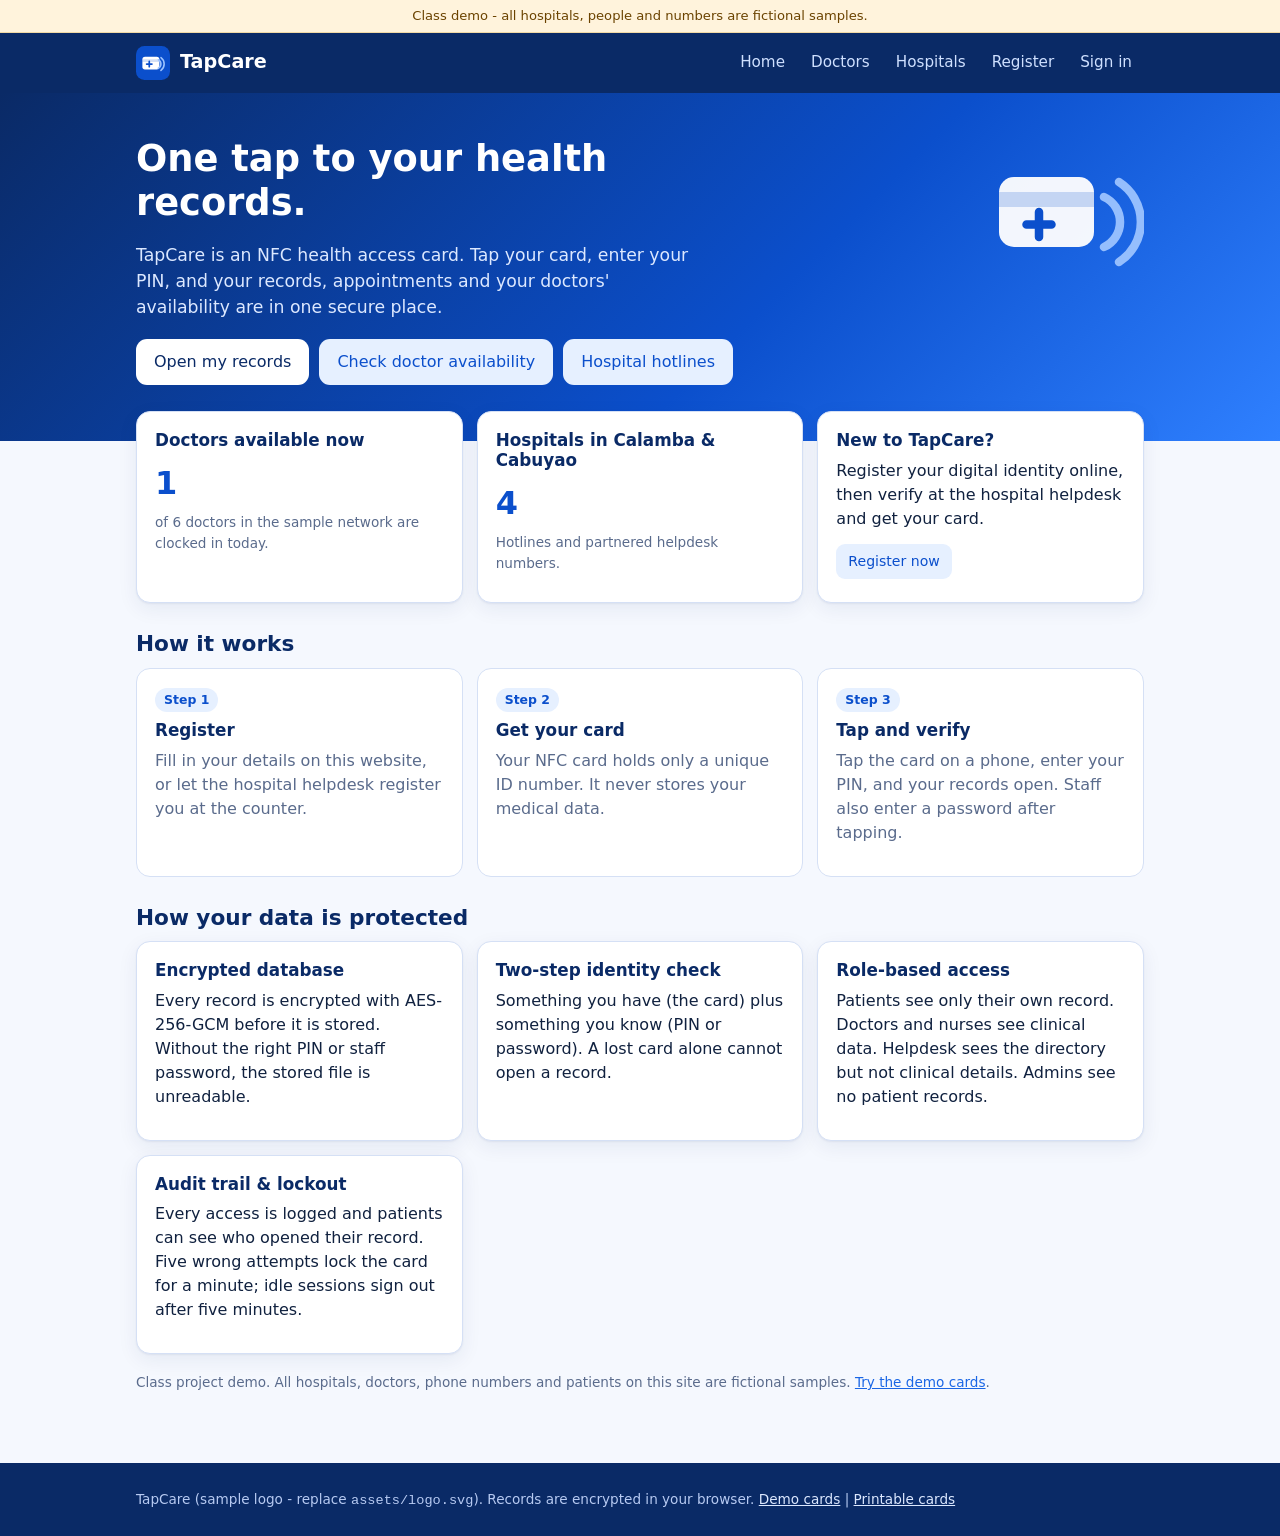
<file: index.html>
<!doctype html>
<html lang="en">
<head>
<meta charset="utf-8">
<meta name="viewport" content="width=device-width,initial-scale=1,viewport-fit=cover">
<title>TapCare - NFC Health Access Card</title>
<meta name="description" content="TapCare: one tap to your medical records, doctor availability and hospital hotlines. Class demo.">
<meta name="theme-color" content="#0A2A66">
<meta name="robots" content="noindex">
<link rel="icon" href="assets/logo.svg" type="image/svg+xml">
<link rel="apple-touch-icon" href="assets/logo.svg">
<link rel="stylesheet" href="css/style.css">
</head>
<body>
<div class="demo-bar">Class demo - all hospitals, people and numbers are fictional samples.</div>
<header class="top"><div class="wrap" id="topbar"></div></header>
<main id="app" aria-live="polite"><div class="wrap"><p class="muted">Loading TapCare...</p></div></main>
<footer><div class="wrap">TapCare (sample logo - replace <code>assets/logo.svg</code>). Records are encrypted in your browser. <a href="#/demo">Demo cards</a> | <a href="cards.html">Printable cards</a></div></footer>
<noscript><div class="wrap"><p>TapCare needs JavaScript to open your encrypted records.</p></div></noscript>
<script type="module" src="js/app.js"></script>
</body>
</html>
</file>
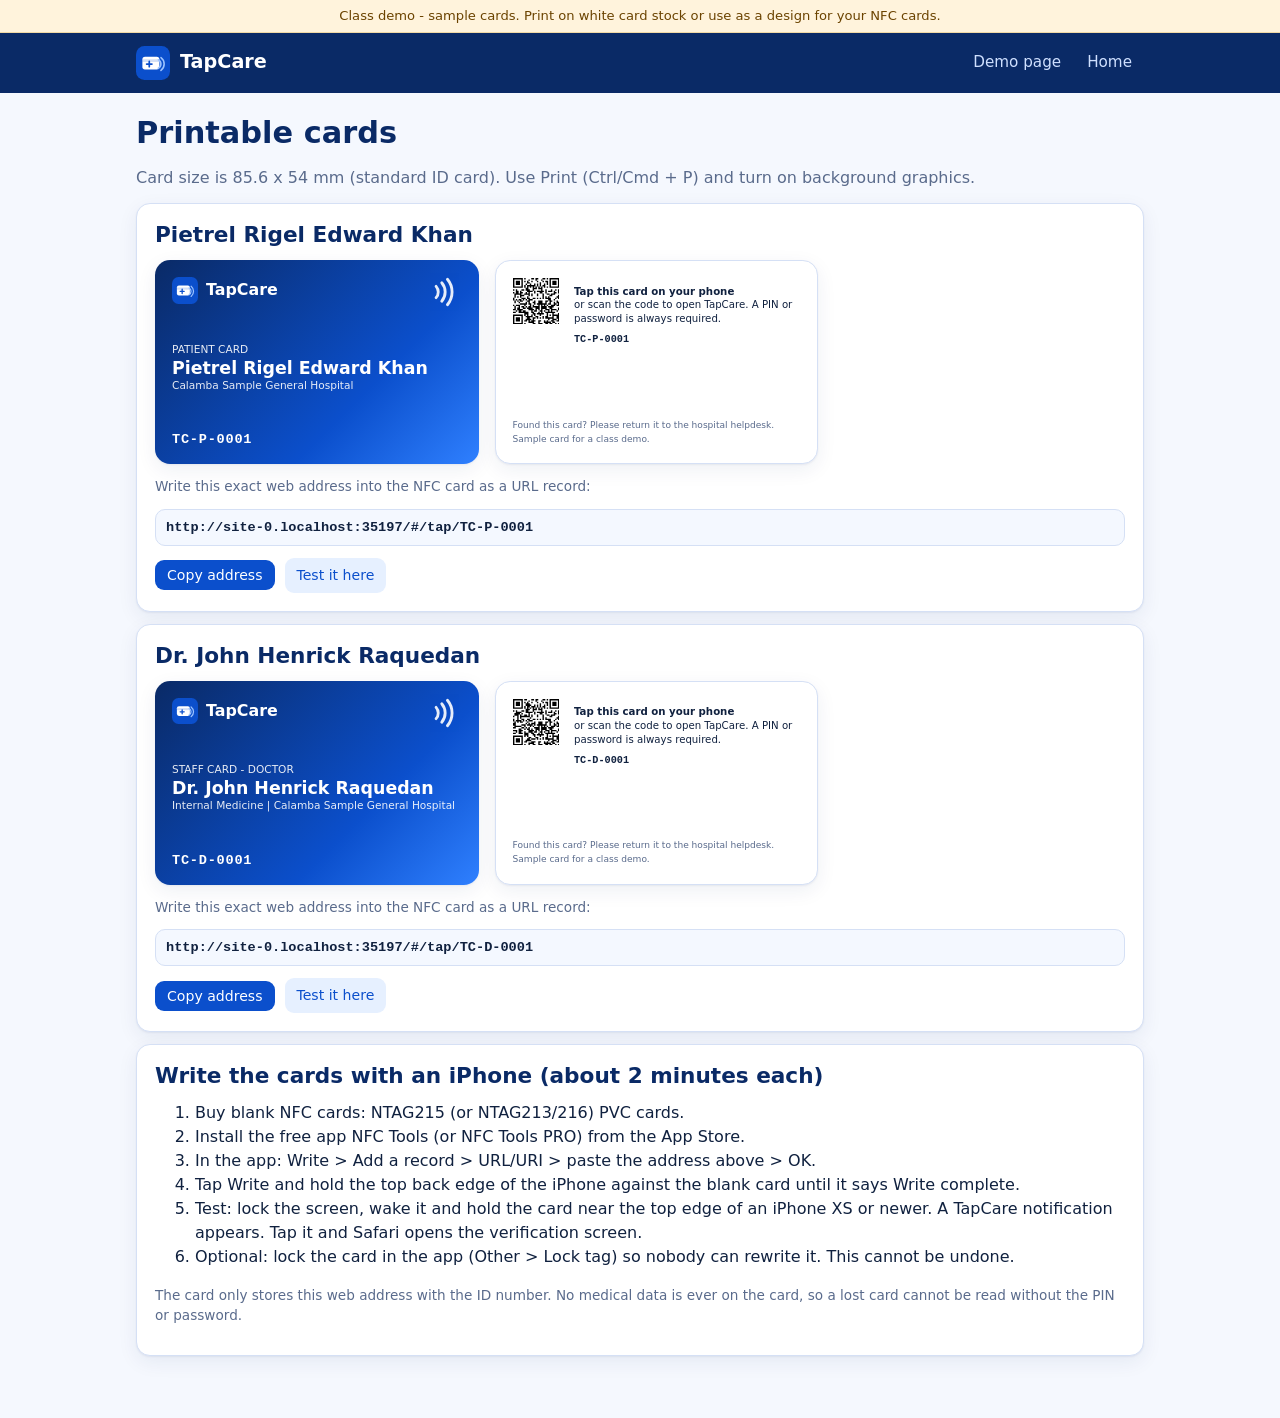
<file: cards.html>
<!doctype html>
<html lang="en">
<head>
<meta charset="utf-8">
<meta name="viewport" content="width=device-width,initial-scale=1">
<title>TapCare - Printable Cards</title>
<meta name="robots" content="noindex">
<link rel="icon" href="assets/logo.svg" type="image/svg+xml">
<link rel="stylesheet" href="css/style.css">
<style>.urlbox{font:600 .85rem ui-monospace,Menlo,monospace;background:var(--tint2);border:1px solid var(--line);border-radius:10px;padding:10px;word-break:break-all}</style>
</head>
<body>
<div class="demo-bar noprint">Class demo - sample cards. Print on white card stock or use as a design for your NFC cards.</div>
<header class="top noprint"><div class="wrap"><a class="brand" href="index.html#/"><img src="assets/logo.svg" alt="">TapCare</a><nav class="nav"><a href="index.html#/demo">Demo page</a><a href="index.html#/">Home</a></nav></div></header>
<main><div class="wrap stack" id="root"></div></main>
<script src="assets/vendor/qrcode.js"></script>
<script type="module">
import { h } from "./js/ui.js";
const base = new URL("index.html", location.href).href.replace(/index\.html.*$/, "");
const urlFor = (id) => base + "#/tap/" + id;
const q = new URLSearchParams(location.search);
const cards = [
  { id: "TC-P-0001", name: "Pietrel Rigel Edward Khan", role: "PATIENT CARD", sub: "Calamba Sample General Hospital" },
  { id: "TC-D-0001", name: "Dr. John Henrick Raquedan", role: "STAFF CARD - DOCTOR", sub: "Internal Medicine | Calamba Sample General Hospital" },
];
if (q.get("id") && !cards.find((c) => c.id === q.get("id"))) cards.push({ id: q.get("id"), name: q.get("name") || q.get("id"), role: /-P-/.test(q.get("id")) ? "PATIENT CARD" : "STAFF CARD", sub: "" });

function qr(text) {
  const c = qrcode(0, "M"); c.addData(text); c.make();
  const wrap = document.createElement("div"); wrap.className = "qr"; wrap.innerHTML = c.createSvgTag({ cellSize: 3, margin: 0, scalable: true });
  return wrap;
}
const logo = () => h("img", { src: "assets/logo.svg", alt: "" });
const nfcMark = () => { const s = document.createElementNS("http://www.w3.org/2000/svg", "svg"); s.setAttribute("viewBox", "0 0 24 24"); s.setAttribute("class", "nfc"); s.innerHTML = '<path d="M5 8a6 6 0 0 1 0 8M9 5.5a10 10 0 0 1 0 13M13 3a14 14 0 0 1 0 18" fill="none" stroke="#fff" stroke-width="2" stroke-linecap="round"/>'; return s; };
const front = (c) => h("div", { class: "cardface" }, nfcMark(), h("div", { class: "lg" }, logo(), "TapCare"),
  h("div", h("div", { class: "sm" }, c.role), h("div", { class: "nm" }, c.name), h("div", { class: "sm" }, c.sub)), h("div", { class: "idno" }, c.id));
const back = (c) => h("div", { class: "cardface back" }, h("div", { style: "display:flex;gap:4mm;align-items:center" }, qr(urlFor(c.id)),
  h("div", { style: "font-size:2.7mm;line-height:1.35" }, h("b", "Tap this card on your phone"), h("div", "or scan the code to open TapCare. A PIN or password is always required."), h("div", { style: "margin-top:2mm;font-family:ui-monospace,monospace;font-weight:700" }, c.id))),
  h("div", { style: "font-size:2.4mm;color:#5A6B8C" }, "Found this card? Please return it to the hospital helpdesk. Sample card for a class demo."));

const root = document.getElementById("root");
root.append(h("div", { class: "noprint stack" }, h("h1", "Printable cards"), h("p", { class: "muted" }, "Card size is 85.6 x 54 mm (standard ID card). Use Print (Ctrl/Cmd + P) and turn on background graphics.")));
for (const c of cards) {
  root.append(h("section", { class: "card stack" },
    h("h2", { style: "margin:0" }, c.name), h("div", { class: "cardsheet" }, front(c), back(c)),
    h("div", { class: "noprint stack" },
      h("div", { class: "small muted" }, "Write this exact web address into the NFC card as a URL record:"),
      h("div", { class: "urlbox", id: "u-" + c.id }, urlFor(c.id)),
      h("div", { class: "row" }, h("button", { class: "btn sm", on: { click: async (e) => { try { await navigator.clipboard.writeText(urlFor(c.id)); e.target.textContent = "Copied!"; } catch { const r = document.createRange(); r.selectNodeContents(document.getElementById("u-" + c.id)); getSelection().removeAllRanges(); getSelection().addRange(r); e.target.textContent = "Selected - copy it"; } } } }, "Copy address"), h("a", { class: "btn sm ghost", href: urlFor(c.id) }, "Test it here")))));
}
root.append(h("div", { class: "card noprint stack" }, h("h2", "Write the cards with an iPhone (about 2 minutes each)"),
  h("ol", h("li", "Buy blank NFC cards: NTAG215 (or NTAG213/216) PVC cards."), h("li", "Install the free app NFC Tools (or NFC Tools PRO) from the App Store."),
    h("li", "In the app: Write > Add a record > URL/URI > paste the address above > OK."), h("li", "Tap Write and hold the top back edge of the iPhone against the blank card until it says Write complete."),
    h("li", "Test: lock the screen, wake it and hold the card near the top edge of an iPhone XS or newer. A TapCare notification appears. Tap it and Safari opens the verification screen."),
    h("li", "Optional: lock the card in the app (Other > Lock tag) so nobody can rewrite it. This cannot be undone.")),
  h("p", { class: "small muted" }, "The card only stores this web address with the ID number. No medical data is ever on the card, so a lost card cannot be read without the PIN or password.")));
</script>
</body>
</html>
</file>
<file: css/style.css>
:root{
  --navy:#0A2A66; --blue:#0B4FCC; --blue2:#1A66E5; --sky:#2F80FF; --tint:#E6F0FF; --tint2:#F4F8FF;
  --ink:#10213F; --muted:#5A6B8C; --line:#D5E0F5; --bg:#F5F8FE; --card:#fff;
  --ok:#0E8A5F; --okbg:#E1F6EE; --warn:#B26A00; --warnbg:#FFF3DC; --bad:#C62839; --badbg:#FDE8EA;
  --r:14px; --shadow:0 1px 2px rgba(10,42,102,.06),0 6px 20px rgba(10,42,102,.07);
}
*{box-sizing:border-box}
html{-webkit-text-size-adjust:100%}
body{margin:0;font:16px/1.5 system-ui,-apple-system,"Segoe UI",Roboto,Arial,sans-serif;color:var(--ink);background:var(--bg)}
h1,h2,h3{line-height:1.2;margin:0 0 .5em;color:var(--navy)}
h1{font-size:1.9rem}h2{font-size:1.35rem}h3{font-size:1.05rem}
a{color:var(--blue2)}
p{margin:.4em 0 .8em}
.muted{color:var(--muted)}.small{font-size:.85rem}.right{text-align:right}.center{text-align:center}
.wrap{max-width:1040px;margin:0 auto;padding:0 16px}
.sr{position:absolute;left:-9999px}

/* header */
.top{background:var(--navy);color:#fff;position:sticky;top:0;z-index:20}
.top .wrap{display:flex;align-items:center;gap:14px;min-height:60px;flex-wrap:wrap;padding-top:6px;padding-bottom:6px}
.brand{display:flex;align-items:center;gap:10px;color:#fff;text-decoration:none;font-weight:700;font-size:1.2rem}
.brand img{width:34px;height:34px;display:block}
.nav{display:flex;gap:2px;flex-wrap:wrap;margin-left:auto;align-items:center}
.nav a,.nav button{color:#CFE0FF;text-decoration:none;padding:8px 12px;border-radius:9px;font-size:.95rem;background:none;border:0;cursor:pointer;font-family:inherit}
.nav a:hover,.nav button:hover,.nav a.on{background:rgba(255,255,255,.14);color:#fff}
.who{font-size:.85rem;color:#CFE0FF;padding:0 8px}
.demo-bar{background:var(--warnbg);color:#6B4300;font-size:.82rem;text-align:center;padding:6px 12px;border-bottom:1px solid #F1D9A6}

/* hero */
.hero{margin-top:-22px;background:linear-gradient(135deg,var(--navy),var(--blue) 60%,var(--sky));color:#fff;padding:44px 0 56px}
.hero h1{color:#fff;font-size:2.3rem;max-width:640px}
.hero p{color:#DCE8FF;max-width:560px;font-size:1.08rem}
.hero .actions{display:flex;gap:10px;flex-wrap:wrap;margin-top:18px}
.tapart{float:right;width:160px;height:160px;margin:0 0 0 20px;opacity:.95}
@media(max-width:640px){.tapart{display:none}.hero h1{font-size:1.8rem}}

/* layout */
main{padding:22px 0 60px;min-height:60vh}
.grid{display:grid;gap:14px}
.g2{grid-template-columns:repeat(auto-fit,minmax(280px,1fr))}
.g3{grid-template-columns:repeat(auto-fit,minmax(220px,1fr))}
.card{background:var(--card);border:1px solid var(--line);border-radius:var(--r);padding:18px;box-shadow:var(--shadow)}
.card.flat{box-shadow:none}
.card h3{display:flex;align-items:center;gap:8px}
.row{display:flex;gap:10px;align-items:center;flex-wrap:wrap}
.between{justify-content:space-between}
.stack>*+*{margin-top:12px}
hr{border:0;border-top:1px solid var(--line);margin:14px 0}

/* buttons / forms */
.btn{display:inline-flex;align-items:center;justify-content:center;gap:8px;border:0;border-radius:11px;padding:11px 18px;font:600 .98rem inherit;font-family:inherit;cursor:pointer;background:var(--blue);color:#fff;text-decoration:none}
.btn:hover{background:var(--blue2)}
.btn.light{background:#fff;color:var(--navy)}.btn.light:hover{background:var(--tint)}
.btn.ghost{background:var(--tint);color:var(--blue)}.btn.ghost:hover{background:#D5E5FF}
.btn.danger{background:var(--bad)}
.btn.sm{padding:7px 12px;font-size:.88rem;border-radius:9px}
.btn:disabled{opacity:.55;cursor:not-allowed}
label{display:block;font-weight:600;font-size:.9rem;margin:0 0 4px;color:var(--navy)}
input,select,textarea{width:100%;font:inherit;padding:11px 12px;border:1.5px solid var(--line);border-radius:10px;background:#fff;color:var(--ink)}
input:focus,select:focus,textarea:focus{outline:3px solid #BFD6FF;border-color:var(--blue2)}
textarea{min-height:84px;resize:vertical}
.field{margin-bottom:12px}
.fgrid{display:grid;gap:0 12px;grid-template-columns:repeat(auto-fit,minmax(200px,1fr))}
.hint{font-size:.82rem;color:var(--muted);margin-top:3px}
.pin{letter-spacing:.35em;font-size:1.4rem;text-align:center}
.search{position:sticky;top:60px;z-index:5;background:var(--bg);padding:8px 0}
.search input{padding:13px 14px 13px 42px;font-size:1.02rem;background:#fff url("data:image/svg+xml,%3Csvg xmlns='http://www.w3.org/2000/svg' width='20' height='20' fill='none' stroke='%235A6B8C' stroke-width='2' stroke-linecap='round'%3E%3Ccircle cx='9' cy='9' r='6'/%3E%3Cpath d='M14 14l4 4'/%3E%3C/svg%3E") 13px center no-repeat}

/* badges */
.badge{display:inline-flex;align-items:center;gap:5px;font-size:.78rem;font-weight:700;padding:3px 9px;border-radius:99px;background:var(--tint);color:var(--blue)}
.badge.ok{background:var(--okbg);color:var(--ok)}.badge.warn{background:var(--warnbg);color:var(--warn)}.badge.bad{background:var(--badbg);color:var(--bad)}.badge.gray{background:#EDF0F6;color:#51607F}
.dot{width:8px;height:8px;border-radius:50%;background:currentColor;display:inline-block}
.alert{border-radius:11px;padding:11px 14px;font-size:.93rem;border:1px solid}
.alert.info{background:var(--tint2);border-color:var(--line);color:var(--navy)}
.alert.warn{background:var(--warnbg);border-color:#F1D9A6;color:#6B4300}
.alert.bad{background:var(--badbg);border-color:#F4B9C0;color:#8B1523}
.alert.ok{background:var(--okbg);border-color:#A9E2CB;color:#0A6446}

/* tables */
.tbl{width:100%;border-collapse:collapse;font-size:.93rem}
.tbl th{text-align:left;font-size:.78rem;text-transform:uppercase;letter-spacing:.04em;color:var(--muted);padding:8px 10px;border-bottom:2px solid var(--line);white-space:nowrap}
.tbl td{padding:10px;border-bottom:1px solid var(--line);vertical-align:top}
.tbl tr.click{cursor:pointer}.tbl tr.click:hover td{background:var(--tint2)}
.scroll{overflow-x:auto}
.letter{background:var(--tint);color:var(--blue);font-weight:800;padding:4px 10px;font-size:.85rem}

/* tabs */
.tabs{display:flex;gap:4px;overflow-x:auto;border-bottom:2px solid var(--line);margin:14px 0}
.tabs button{background:none;border:0;padding:10px 14px;font:600 .94rem inherit;font-family:inherit;color:var(--muted);cursor:pointer;border-bottom:3px solid transparent;margin-bottom:-2px;white-space:nowrap}
.tabs button.on{color:var(--blue);border-color:var(--blue)}

/* record bits */
.kv{display:grid;grid-template-columns:130px 1fr;gap:6px 12px;font-size:.93rem}
.kv dt{color:var(--muted)}.kv dd{margin:0;font-weight:500}
.alert-strip{display:flex;gap:8px;flex-wrap:wrap}
.chip{background:var(--badbg);color:var(--bad);font-weight:700;font-size:.85rem;padding:5px 11px;border-radius:99px}
.chip.b{background:var(--tint);color:var(--blue)}
.timeline{border-left:3px solid var(--line);margin-left:6px;padding-left:16px}
.tl{position:relative;margin-bottom:16px}
.tl:before{content:"";position:absolute;left:-23px;top:6px;width:11px;height:11px;border-radius:50%;background:var(--blue);border:3px solid #fff;box-shadow:0 0 0 2px var(--blue)}
.tl .when{font-size:.82rem;color:var(--muted);font-weight:600}
.masked{background:repeating-linear-gradient(45deg,#EDF0F6,#EDF0F6 6px,#F6F8FC 6px,#F6F8FC 12px);color:#51607F;border-radius:9px;padding:10px 12px;font-size:.9rem}

/* status */
.status{display:flex;align-items:center;gap:8px}
.big-status{border-radius:var(--r);padding:20px;color:#fff;background:linear-gradient(135deg,var(--navy),var(--blue))}
.big-status.present{background:linear-gradient(135deg,#075E41,var(--ok))}
.big-status h2{color:#fff;margin:0}
.big-status p{color:#E5F2FF;margin:4px 0 0}
.tapring{width:84px;height:84px;margin:0 auto 10px;border-radius:50%;background:var(--tint);display:grid;place-items:center;position:relative}
.tapring:after{content:"";position:absolute;inset:-8px;border-radius:50%;border:2px solid var(--sky);opacity:.5;animation:pulse 1.8s infinite}
@keyframes pulse{0%{transform:scale(.9);opacity:.7}100%{transform:scale(1.25);opacity:0}}
@media(prefers-reduced-motion:reduce){.tapring:after{animation:none}}
.gate{max-width:440px;margin:24px auto}

/* toast */
#toast{position:fixed;left:50%;bottom:22px;transform:translateX(-50%);background:var(--navy);color:#fff;padding:11px 18px;border-radius:12px;box-shadow:var(--shadow);z-index:50;font-size:.93rem;max-width:90vw}
footer{background:var(--navy);color:#B7CAF2;padding:26px 0;font-size:.85rem}
footer a{color:#DCE8FF}

/* cards page */
.cardface{width:85.6mm;height:54mm;border-radius:4mm;position:relative;overflow:hidden;color:#fff;background:linear-gradient(135deg,var(--navy),var(--blue) 65%,var(--sky));padding:4.5mm;display:flex;flex-direction:column;justify-content:space-between;break-inside:avoid;box-shadow:var(--shadow)}
.cardface.back{background:#fff;color:var(--ink);border:1px solid var(--line)}
.cardface .lg{display:flex;align-items:center;gap:2mm;font-weight:800;font-size:4.2mm}
.cardface .lg img{width:7mm;height:7mm}
.cardface .nm{font-size:4.6mm;font-weight:700;line-height:1.15}
.cardface .sm{font-size:2.8mm;opacity:.9}
.cardface .idno{font:600 3.6mm ui-monospace,Menlo,monospace;letter-spacing:.2mm}
.cardface .nfc{position:absolute;right:4mm;top:4mm;width:9mm;opacity:.9}
.cardface .qr{width:20mm;height:20mm;background:#fff;padding:1mm;border-radius:1.5mm}
.cardface.back .qr{padding:0}
.cardsheet{display:flex;gap:16px;flex-wrap:wrap}

@media print{
  .top,.demo-bar,footer,.noprint{display:none!important}
  body{background:#fff}
  .card{box-shadow:none}
  .cardface{box-shadow:none;-webkit-print-color-adjust:exact;print-color-adjust:exact}
}
@media(max-width:560px){
  h1{font-size:1.55rem}
  .kv{grid-template-columns:1fr}.kv dt{margin-top:6px}
  .nav a,.nav button{padding:7px 9px;font-size:.88rem}
}
code{white-space:nowrap}
@media(max-width:560px){
  .tbl.dir td:nth-child(4),.tbl.dir th:nth-child(4),.tbl.dir td:nth-child(5),.tbl.dir th:nth-child(5){display:none}
}
</file>
